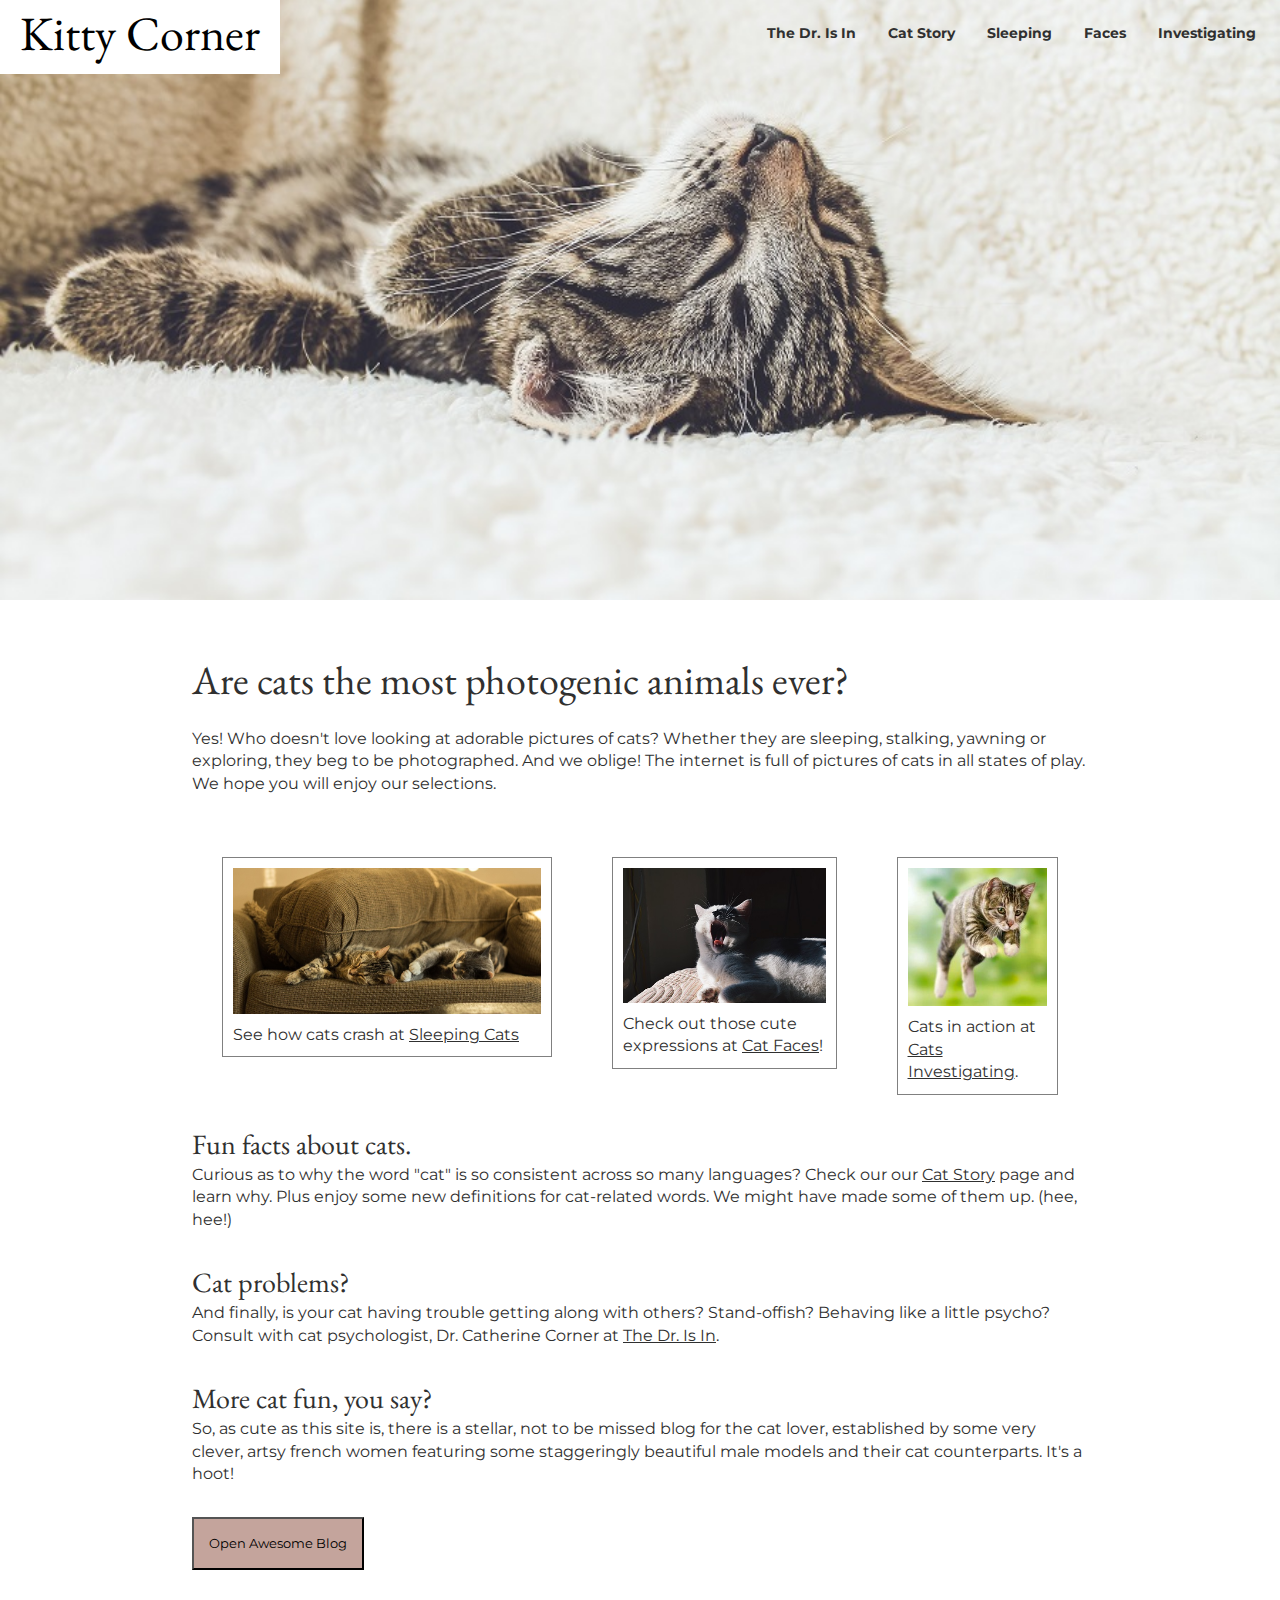
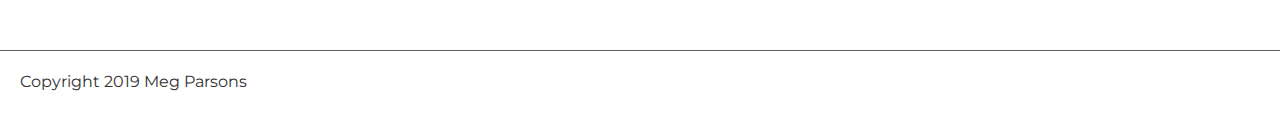
<file: index.html>
<!DOCTYPE html>
<html lang="en">

<head>
    <meta charset="utf-8">
    <meta name="viewport" content="width=device-width, initial-scale=1.0">
    <title>Kitty Corner</title>
    <link rel="stylesheet" type="text/css" href="./style/main.css">
    <link rel="preconnect" href="https://fonts.gstatic.com">
    <link href="https://fonts.googleapis.com/css2?family=EB+Garamond:ital,wght@0,400;0,600;1,400&family=Montserrat:wght@400;600;700&display=swap" rel="stylesheet">
       <script src="./scripts/window.js"></script>
</head>

<body>
    <header class="billboard" id="img-7">
        <!--nav-bar -->
        <nav class="navbar">
            <div class="logo"><a href="#">Kitty Corner</a></div>
            <button aria-expanded="false" aria-haspopup="true" aria-controls="menu" class="toggle-menu-btn">
                <svg aria-hidden="true" focusable="false" class="hamburger" viewBox="0 0 100 80" width="40" height="40">
                    <rect width="100" height="12" rx="8"></rect>
                    <rect y="30" width="100" height="12" rx="8"></rect>
                    <rect y="60" width="100" height="12" rx="8"></rect>
                </svg>
                 <span class="screen-reader" >Menu</span>
            </button>
            <div class="nav-links">
                <ul>
                    <li> <a href="./views/doctor.html">The Dr. Is In</a></li>
                    <li> <a href="./views/cat-facts.html">Cat Story</a></li>
                    <li> <a href="./views/cats-sleeping.html">Sleeping</a></li>
                    <li> <a href="./views/cats-faces.html">Faces</a></li>
                    <li> <a href="./views/cats-active.html">Investigating</a></li>
    
                </ul>
            </div>
        </nav>
    </header >

    <main id="main-container">
        <div class="main-copy">
            <h1>Are cats the most photogenic animals ever?</h1>
            <p>Yes! Who doesn't love looking at adorable pictures of cats? Whether they are sleeping, stalking, yawning
                or exploring, they beg to be photographed. And we oblige! The internet is full of pictures of cats in
                all states of play. We hope you will enjoy our selections. </p>

        </div>

        <div class="flex-container">
            <div class="img-wrapper">
                <img class="img-item" src="./images/home-aleesha-wood-493899.jpg" alt="cat sleeping on a couch"/>
                <p class="caption">See how cats crash at <a href="./views/cats-sleeping.html">Sleeping Cats</a></p>
            </div>

            <div class="img-wrapper">
                <img class="img-item" src="./images/home-asique-alam-69936.jpg" alt="cat making a scary face" />
                <p class="caption">Check out those cute expressions at <a href="./views/cats-faces.html">Cat Faces</a>!</p>
            </div>

            <div class="img-wrapper">
                <img class="img-item" src="./images/home-cat-leaping.jpg" alt="cat leaping through the air" />
                <p class="caption">Cats in action at <a href="./views/cats-active.html">Cats Investigating</a>.</p>
            </div>
        </div>

        <div>
            <h2>Fun facts about cats.</h2>
            <p>Curious as to why the word "cat" is so consistent across so many languages? Check our our
                <a href="./views/cat-facts.html">Cat Story</a> page and learn why. Plus enjoy some new definitions for
                cat-related words. We might have made some of
                them up. (hee, hee!)</p>
            <h2>Cat problems?</h2>
            <p>And finally, is your cat having trouble getting along with others? Stand-offish? Behaving like a little
                psycho? Consult with cat psychologist, Dr. Catherine Corner at <a href="./views/doctor.html">The Dr. Is
                    In</a>.</p>
            <h2>More cat fun, you say?</h2>
            <p>So, as cute as this site is, there is a stellar, not to be missed blog for the cat lover, established by
                some very clever, artsy french women featuring some staggeringly beautiful male models and their cat
                counterparts. It's a hoot!</p>
            <div>
                <button class="blog-button" type="button" onclick="newWindow()">Open Awesome Blog</button>
            </div>
        </div>
    </main>
    <footer>Copyright 2019 Meg Parsons</footer>
    <script src="./scripts/nav-toggle.js"></script>

</body>

</html>
</file>
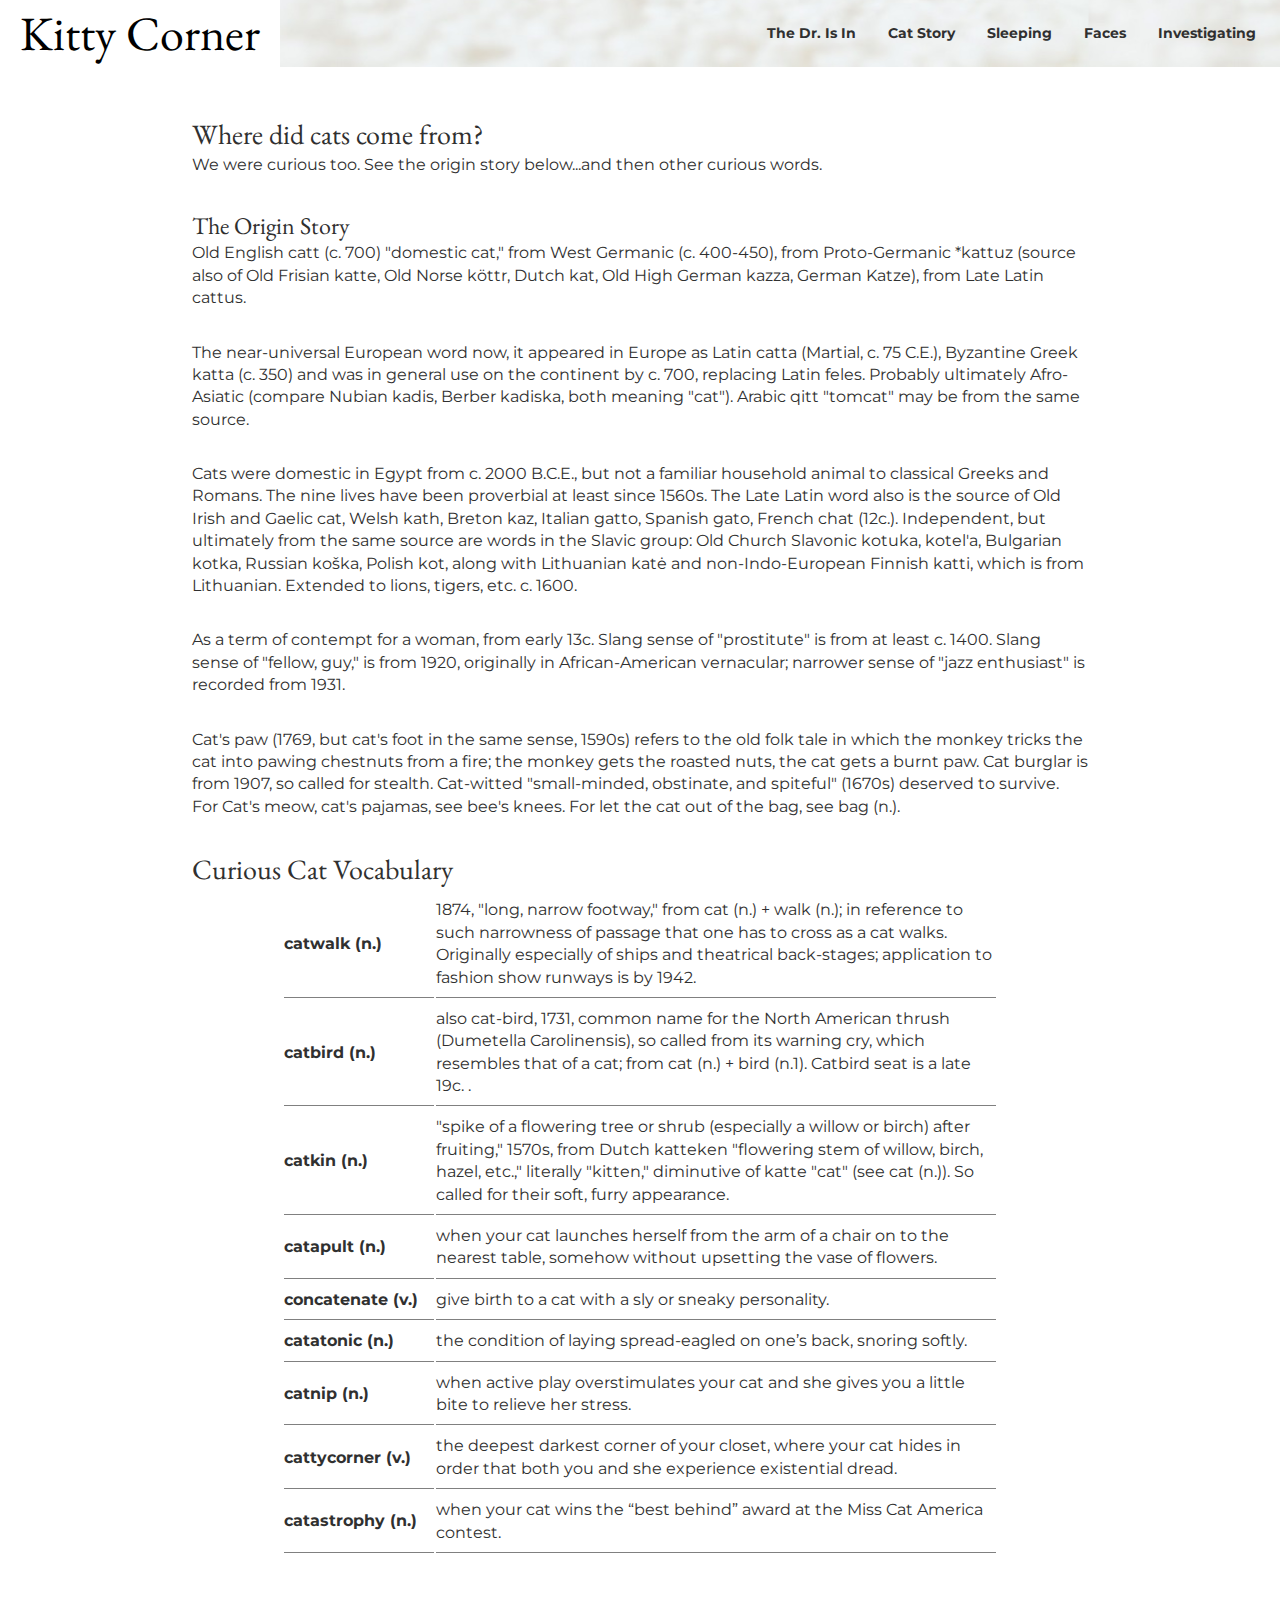
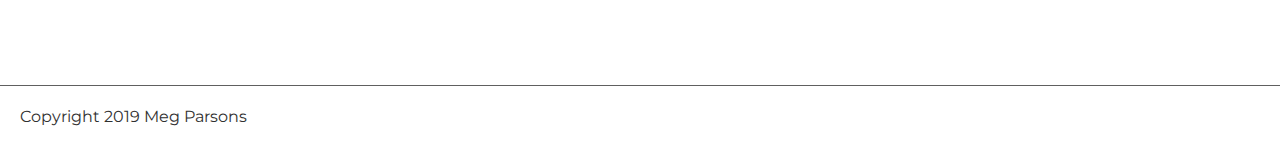
<file: views/cat-facts.html>
<!DOCTYPE html>
<html>

<head>
    <meta charset="utf-8">
    <meta name="viewport" content="width=device-width, initial-scale=1.0">
    <title>Cat Facts</title>
    <link rel="stylesheet" type="text/css" href="../style/main.css">
    <link rel="preconnect" href="https://fonts.gstatic.com">
    <link href="https://fonts.googleapis.com/css2?family=EB+Garamond:ital,wght@0,400;0,600;1,400&family=Montserrat:wght@400;600;700&display=swap" rel="stylesheet">
    <script src="https://code.jquery.com/jquery-1.12.4.min.js"></script>
    <script src="../scripts/hover-pix.js"></script>

    <style>
        .highlight {
            border: 10px solid gray;
        }
    </style>

</head>

<body>
    <header id="header">

        <!--nav-bar -->
        <nav class="navbar">
            <div class="logo"><a href="../index.html">Kitty Corner</a></div>
            <button aria-expanded="false" aria-haspopup="true" aria-controls="menu" class="toggle-menu-btn">
                <svg aria-hidden="true" focusable="false" class="hamburger" viewBox="0 0 100 80" width="40" height="40">
                    <rect width="100" height="12" rx="8"></rect>
                    <rect y="30" width="100" height="12" rx="8"></rect>
                    <rect y="60" width="100" height="12" rx="8"></rect>
                </svg>
                 <span class="screen-reader" >Menu</span>
            </button>
            <div class="nav-links">
                <ul role="menu">
                    <li role="none"> <a role="menu-item" href="doctor.html">The Dr. Is In</a></li>
                    <li role="none"> <a role="menu-item" href="#">Cat Story</a></li>
                    <li role="none"> <a role="menu-item" href="cats-sleeping.html">Sleeping</a></li>
                    <li role="none"> <a role="menu-item" href="cats-faces.html">Faces</a></li>
                    <li role="none"> <a role="menu-item" href="cats-active.html">Investigating</a></li>
    
                </ul>
            </div>
        </nav>
    </header >
    <main id="main-container">
        <h2>Where did cats come from?</h2>
        <p>We were curious too. See the origin story below...and then other curious words.
        </p>
        <h3> The Origin Story</h3>
        <p>Old English catt (c. 700) "domestic cat," from West Germanic (c. 400-450), from Proto-Germanic *kattuz
            (source also of Old Frisian katte, Old Norse köttr, Dutch kat, Old High German kazza, German Katze), from
            Late Latin cattus.</p>
        <p>
            The near-universal European word now, it appeared in Europe as Latin catta (Martial, c. 75 C.E.), Byzantine
            Greek katta (c. 350) and was in general use on the continent by c. 700, replacing Latin feles. Probably
            ultimately Afro-Asiatic (compare Nubian kadis, Berber kadiska, both meaning "cat"). Arabic qitt "tomcat"
            may be from the same source.</p>
        <p>Cats were domestic in Egypt from c. 2000 B.C.E., but not a familiar
            household
            animal to classical Greeks and Romans. The nine lives have been proverbial at least since 1560s.
            The Late Latin word also is the source of Old Irish and Gaelic cat, Welsh kath, Breton kaz, Italian gatto,
            Spanish gato, French chat (12c.). Independent, but ultimately from the same source are words in the Slavic
            group: Old Church Slavonic kotuka, kotel'a, Bulgarian kotka, Russian koška, Polish kot, along with
            Lithuanian katė and non-Indo-European Finnish katti, which is from Lithuanian.
            Extended to lions, tigers, etc. c. 1600.</p>
            <p> As a term of contempt for a woman, from early 13c. Slang sense of
            "prostitute" is from at least c. 1400. Slang sense of "fellow, guy," is from 1920, originally in
            African-American vernacular; narrower sense of "jazz enthusiast" is recorded from 1931.</p>
            <p>
            Cat's paw (1769, but cat's foot in the same sense, 1590s) refers to the old folk tale in which the monkey
            tricks the cat into pawing chestnuts from a fire; the monkey gets the roasted nuts, the cat gets a burnt
            paw. Cat burglar is from 1907, so called for stealth. Cat-witted "small-minded, obstinate, and spiteful"
            (1670s) deserved to survive. For Cat's meow, cat's pajamas, see bee's knees. For let the cat out of the
            bag, see bag (n.).</p>
        <table role="region" aria-labelledby="region2">
            <h2 id="region2">Curious Cat Vocabulary</h2>
            <tbody>
                <tr>
                    <td class="narrow"><strong>catwalk (n.)</strong></td>
                    <td class="wide">1874, "long, narrow footway," from cat (n.) + walk (n.); in reference to such
                        narrowness of
                        passage that one has to cross as a cat walks. Originally especially of ships and theatrical
                        back-stages; application to fashion show runways is by 1942.
                    </td>
                </tr>
                <tr>
                    <td class="narrow"><strong>catbird (n.)</strong></td>
                    <td class="wide">also cat-bird, 1731, common name for the North American thrush (Dumetella
                        Carolinensis), so
                        called from its warning cry, which resembles that of a cat; from cat (n.) + bird (n.1). Catbird
                        seat is a late 19c. .
                    </td>
                </tr>
                <tr>
                    <td class="narrow"><strong>catkin (n.)</strong></td>
                    <td class="wide">"spike of a flowering tree or shrub (especially a willow or birch) after
                        fruiting," 1570s, from
                        Dutch katteken "flowering stem of willow, birch, hazel, etc.," literally "kitten," diminutive
                        of katte "cat" (see cat (n.)). So called for their soft, furry appearance.
                    </td>
                </tr>
                <tr>
                    <td class="narrow"><strong>catapult (n.)</strong></td>
                    <td class="wide">when your cat launches herself from the arm of a chair on to the nearest table,
                        somehow without upsetting the vase of flowers.
                    </td>
                </tr>
                <tr>
                    <td class="narrow"><strong>concatenate (v.)</strong></td>
                    <td class="wide">give birth to a cat with a sly or sneaky personality.
                    </td>
                </tr>
                <tr>
                    <td class="narrow"><strong>catatonic (n.)</strong></td>
                    <td class="wide">the condition of laying spread-eagled on one’s back, snoring softly.
                    </td>
                </tr>
                <tr>
                    <td class="narrow"><strong>catnip  (n.)</strong></td>
                    <td class="wide">when active play overstimulates your cat and she gives you a little 
                        bite to relieve her stress.
                    </td>
                </tr>
                <tr>
                    <td class="narrow"><strong>cattycorner (v.)</strong></td>
                    <td class="wide">the deepest darkest corner of your closet, where your cat hides in 
                        order that both you and she experience existential dread.
                    </td>
                </tr>
                <tr>
                    <td class="narrow"><strong>catastrophy (n.)</strong></td>
                    <td class="wide">when your cat wins the “best behind” award at the Miss Cat America contest.
                    </td>
                </tr>
            </tbody>
        </table>

    </main>
    <script src="../scripts/nav-toggle.js"></script>

    <footer>Copyright 2019 Meg Parsons</footer>

</body>

</html>
</file>
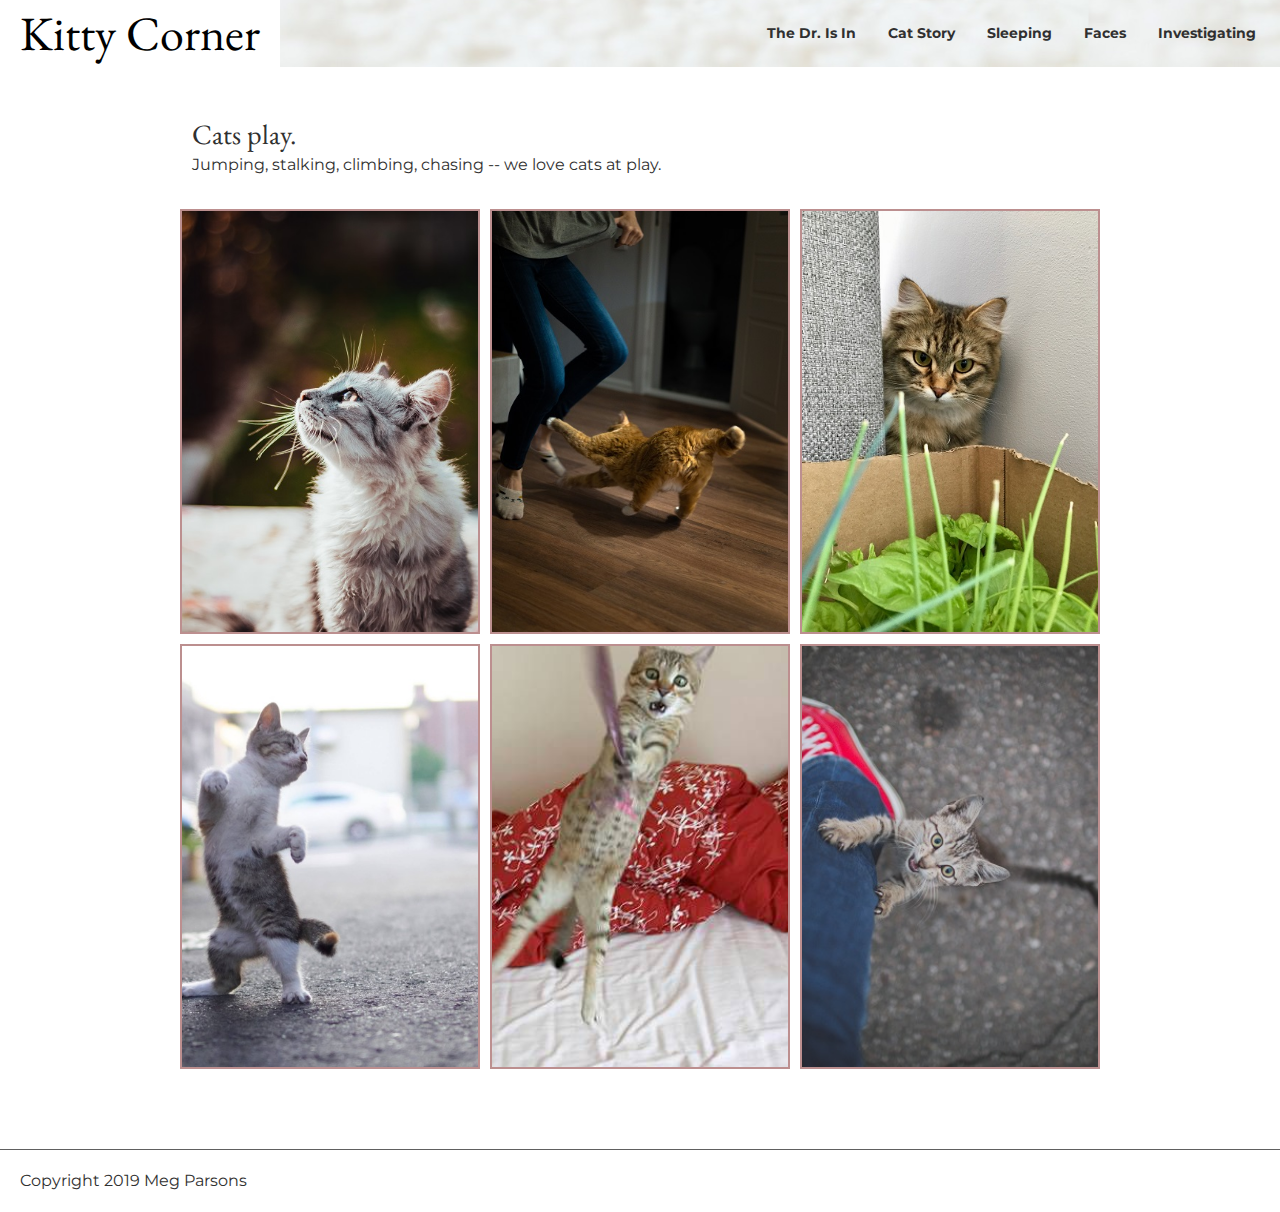
<file: views/cats-active.html>
<!DOCTYPE html>
<html>

<head>
    <meta charset="utf-8">
    <meta name="viewport" content="width=device-width, initial-scale=1.0">
    <title>Cats Investigating</title>
    <link rel="stylesheet" type="text/css" href="../style/main.css">
    <link rel="preconnect" href="https://fonts.gstatic.com">
    <link href="https://fonts.googleapis.com/css2?family=EB+Garamond:ital,wght@0,400;0,600;1,400&family=Montserrat:wght@400;600;700&display=swap" rel="stylesheet">
    <script src="https://code.jquery.com/jquery-1.12.4.min.js"></script>
    <script src="../scripts/hover-pix.js"></script>


    <style>
    .highlight {
        border: 10px solid gray;
        transform: scale(2);
        transition: ease-in-out .5s;
    }
    </style>

</head>

<body>
    <header id="header">

        <nav class="navbar">
            <div class="logo"><a href="../index.html">Kitty Corner</a></div>
            <button aria-expanded="false" aria-haspopup="true" aria-controls="menu" class="toggle-menu-btn">
                <svg aria-hidden="true" focusable="false" class="hamburger" viewBox="0 0 100 80" width="40" height="40">
                    <rect width="100" height="12" rx="8"></rect>
                    <rect y="30" width="100" height="12" rx="8"></rect>
                    <rect y="60" width="100" height="12" rx="8"></rect>
                </svg>
                 <span class="screen-reader" >Menu</span>
            </button>
            <div class="nav-links">
                <ul role="menu">
                    <li role="none"> <a role="menu-item" href="doctor.html">The Dr. Is In</a></li>
                    <li role="none"> <a role="menu-item" href="cat-facts.html">Cat Story</a></li>
                    <li role="none"> <a role="menu-item" href="cats-sleeping.html">Sleeping</a></li>
                    <li role="none"> <a role="menu-item" href="cats-faces.html">Faces</a></li>
                    <li role="none"> <a role="menu-item" href="#">Investigating</a></li>
    
                </ul>
            </div>
        </nav>
    </header>

    <main id="main-container">
        <h2>Cats play.</h2>
        <p>Jumping, stalking, climbing, chasing -- we love cats at play.</p>
        <section class="gallery-container">
            <img src="../images/active-adelin-grigorescu-1350162.jpg" class="gallery-item-tall" alt="cat staring intently" />
            <img src="../images/active-gogolev-aleksandr-1119827.jpg" class="gallery-item-tall" alt="cat attacking person's feet" />
            <img src="../images/active-philippe-gagne-470601.jpg" class="gallery-item-tall" alt="cat strign at box of plants" />
            <img src="../images/active-hisakata-hiroyuki-captures-photos-of-ninja-cats.jpg" class="gallery-item-tall" alt="cat standing on hind legs" />
            <img src="../images/active-jump-play-kitty.jpg.638x0_q80_crop-smart.jpg" class="gallery-item-tall" alt="cat swinging from rope, looking alarmed" />
            <img src="../images/active-ramiz-dedakovic-1331862.jpg" class="gallery-item-tall" alt="cat climbing up pant leg" />
        </section>
    </main>
    <script src="../scripts/nav-toggle.js"></script>

    <footer>Copyright 2019 Meg Parsons</footer>

</body>

</html>
</file>
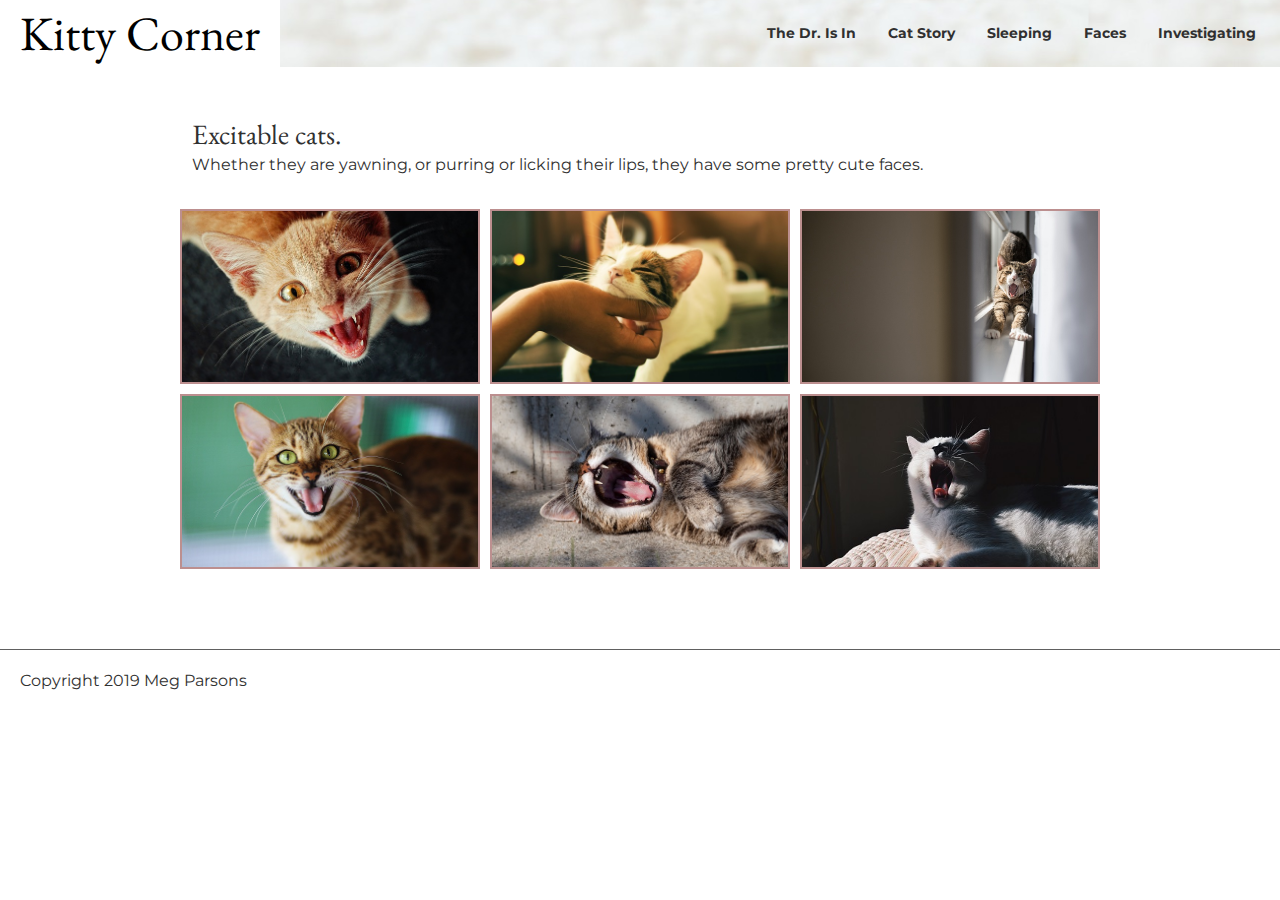
<file: views/cats-faces.html>
<!DOCTYPE html>
<html>

<head>
    <meta charset="utf-8">
    <meta name="viewport" content="width=device-width, initial-scale=1.0">
    <title>Kitty Faces</title>
    <link rel="stylesheet" type="text/css" href="../style/main.css">
    <link rel="preconnect" href="https://fonts.gstatic.com">
    <link href="https://fonts.googleapis.com/css2?family=EB+Garamond:ital,wght@0,400;0,600;1,400&family=Montserrat:wght@400;600;700&display=swap" rel="stylesheet">
    <script src="https://code.jquery.com/jquery-1.12.4.min.js"></script>
    <script src="../scripts/hover-pix.js"></script>


    <style>
    .highlight {
        border: 10px solid gray;
        transform: scale(2);
        transition: ease-in-out .5s;
    }
    </style>

</head>

<body>
    <header id="header">

        <!--nav-bar -->
        <nav class="navbar">
            <div class="logo"><a href="../index.html">Kitty Corner</a></div>
            <button aria-expanded="false" aria-haspopup="true" aria-controls="menu" class="toggle-menu-btn">
                <svg aria-hidden="true" focusable="false" class="hamburger" viewBox="0 0 100 80" width="40" height="40">
                    <rect width="100" height="12" rx="8"></rect>
                    <rect y="30" width="100" height="12" rx="8"></rect>
                    <rect y="60" width="100" height="12" rx="8"></rect>
                </svg>
                 <span class="screen-reader" >Menu</span>
            </button>
            <div class="nav-links">
                <ul role="menu">
                    <li role="none"> <a role="menu-item" href="doctor.html">The Dr. Is In</a></li>
                    <li role="none"> <a role="menu-item" href="cat-facts.html">Cat Story</a></li>
                    <li role="none"> <a role="menu-item" href="cats-sleeping.html">Sleeping</a></li>
                    <li role="none"> <a role="menu-item" href="#">Faces</a></li>
                    <li role="none"> <a role="menu-item" href="cats-active.html">Investigating</a></li>
    
                </ul>
            </div>
        </nav>
    </header>
    <main id="main-container">
        <h2>Excitable cats.</h2>
        <p>Whether they are yawning, or purring or licking their lips, they
            have some pretty cute faces.</p>
        <section class="gallery-container">
            <img src="../images/face-makhmutova-dina-383607-unsplash.jpg" class="gallery-item" alt="cat smiling"/>
            <img src="../images/face-yerlin-matu-481826-unsplash.jpg" class="gallery-item" alt="cat blissed out"/>
            <img src="../images/face-kasey-mccoy-755921-unsplash.jpg" class="gallery-item" alt="cat afraid"/>
            <img src="../images/face-kim-davies-528680-unsplash.jpg" class="gallery-item" alt="cat laughing"/>
            <img src="../images/face-martina-misar-tummeltshammer-103131-unsplash.jpg" class="gallery-item" alt="cat yawning"/>
            <img src="../images/home-asique-alam-69936.jpg" class="gallery-item" alt="cat yowling"/>
        </section>
    </main>
    <script src="../scripts/nav-toggle.js"></script>

    <footer>Copyright 2019 Meg Parsons</footer>

</body>

</html>
</file>
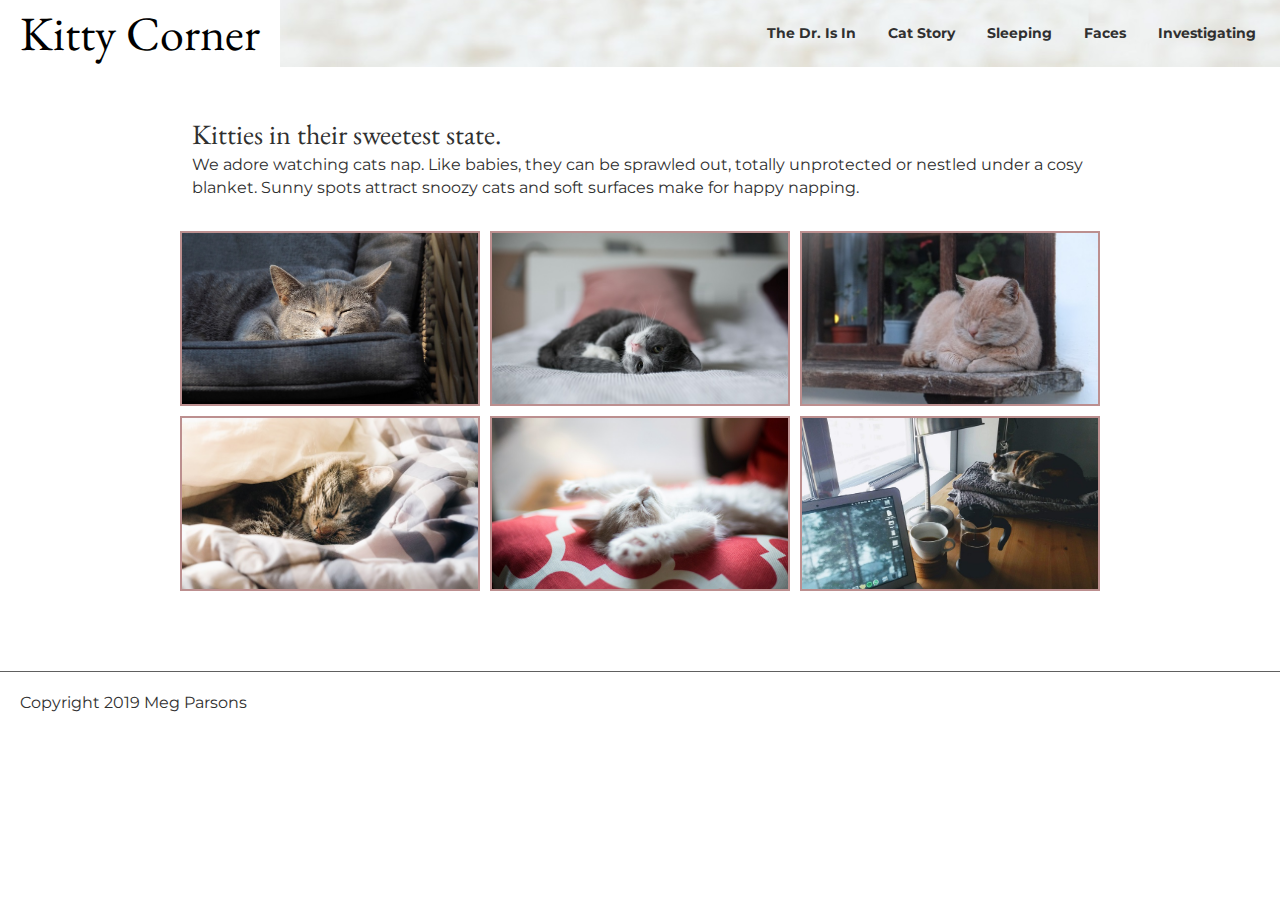
<file: views/cats-sleeping.html>
<!DOCTYPE html>
<html>

<head>
    <meta charset="utf-8">
    <meta name="viewport" content="width=device-width, initial-scale=1.0">
    <title>Sleeping Cats</title>
    <link rel="stylesheet" type="text/css" href="../style/main.css">
    <link rel="preconnect" href="https://fonts.gstatic.com">
    <link href="https://fonts.googleapis.com/css2?family=EB+Garamond:ital,wght@0,400;0,600;1,400&family=Montserrat:wght@400;600;700&display=swap" rel="stylesheet">
    <script src="https://code.jquery.com/jquery-1.12.4.min.js"></script>
    <script src="../scripts/hover-pix.js"></script>


    <style>
        .highlight {
            border: 10px solid gray;
            transform: scale(2);
            transition: ease-in-out .5s;
        }
        </style>

</head>

<body>
    <header id="header">

        <!--nav-bar -->
        <nav class="navbar">
            <div class="logo"><a href="../index.html">Kitty Corner</a></div>
            <button aria-expanded="false" aria-haspopup="true" aria-controls="menu" class="toggle-menu-btn">
                <svg aria-hidden="true" focusable="false" class="hamburger" viewBox="0 0 100 80" width="40" height="40">
                    <rect width="100" height="12" rx="8"></rect>
                    <rect y="30" width="100" height="12" rx="8"></rect>
                    <rect y="60" width="100" height="12" rx="8"></rect>
                </svg>
                 <span class="screen-reader" >Menu</span>
            </button>
            <div class="nav-links">
                <ul role="menu">
                    <li role="none"> <a role="menu-item" href="doctor.html">The Dr. Is In</a></li>
                    <li role="none"> <a role="menu-item" href="cat-facts.html">Cat Story</a></li>
                    <li role="none"> <a role="menu-item" href="#">Sleeping</a></li>
                    <li role="none"> <a role="menu-item" href="cats-faces.html">Faces</a></li>
                    <li role="none"> <a role="menu-item" href="cats-active.html">Investigating</a></li>
    
                </ul>
            </div>
        </nav>
    </header>
    <main id="main-container">
        <h2>Kitties in their sweetest state.</h2>
        <p>We adore watching cats nap. Like babies, they can be sprawled out, totally unprotected or nestled under a
            cosy blanket. Sunny spots attract snoozy cats and soft surfaces make for happy napping.</p>
        <section class="gallery-container">
            <img class="gallery-item" src="../images/sleep-joop-vd-schaaf-1337213.jpg" alt="cat asleep on couch"/>
            <img class="gallery-item" src="../images/sleep-nine-kopfer-488433.jpg" alt="kitten curled up on bed"/>
            <img class="gallery-item" src="../images/sleep-yanko-peyankov-3539.jpg" alt="cat asleep on window sill"/>
            <img class="gallery-item" src="../images/sleep-zhan-zhang-1402682.jpg" alt="cat under blanket"/>
            <img class="gallery-item" src="../images/sleep-jonathan-fink-294000.jpg" alt="cat asleep face up, splayed"/>
            <img class="gallery-item" src="../images/sleep-ioana-tabarcea-1131016.jpg" alt="cat sleeping on desk"/>
        </section>
    </main>
    <script src="../scripts/nav-toggle.js"></script>

    <footer>Copyright 2019 Meg Parsons</footer>

</body>

</html>
</file>
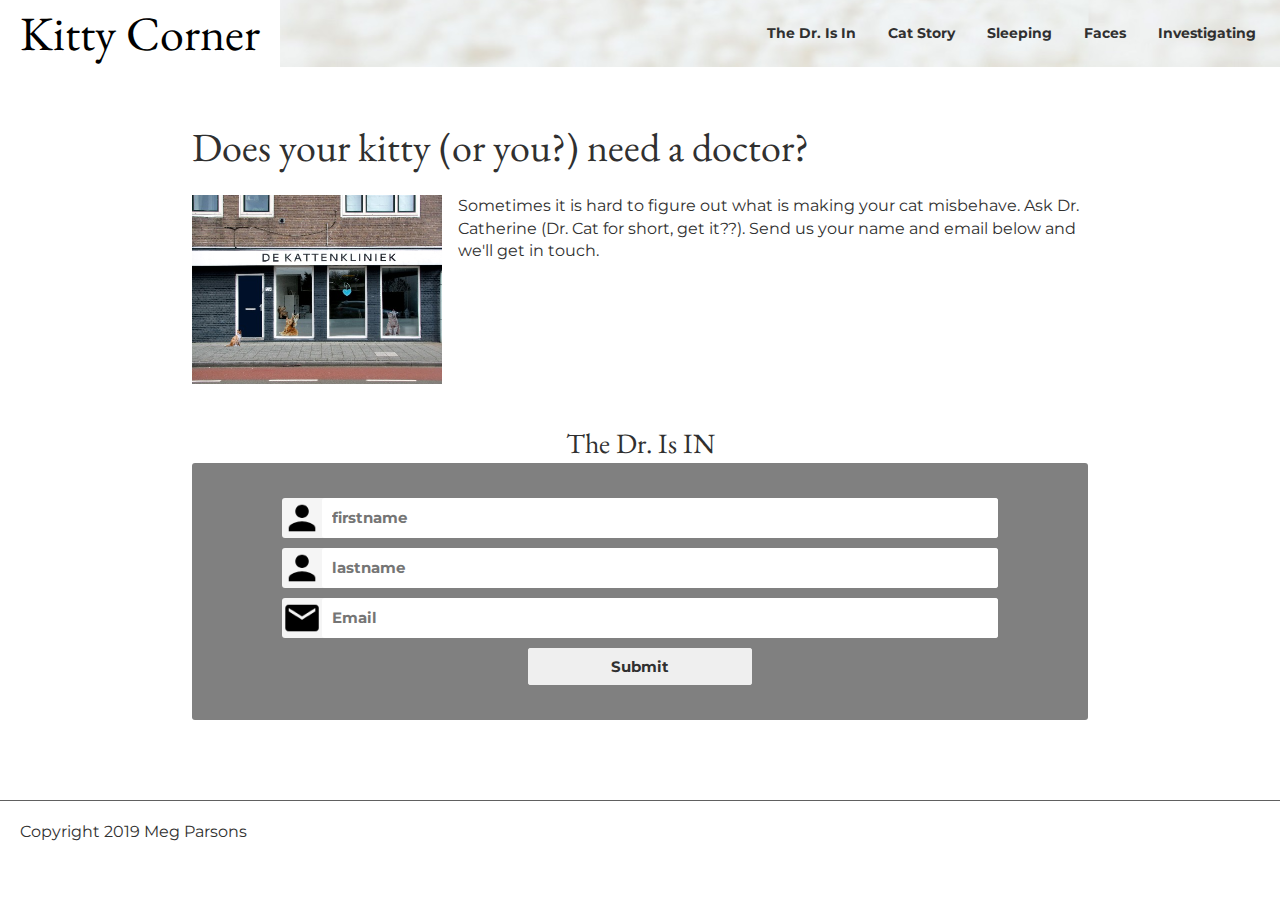
<file: views/doctor.html>
<!DOCTYPE html>
<html lang="en">

<head>
    <meta charset="utf-8">
    <meta name="viewport" content="width=device-width, initial-scale=1.0">
    <title>Cat Doc</title>
    <link rel="stylesheet" type="text/css" href="../style/main.css">
    <link rel="preconnect" href="https://fonts.gstatic.com">
    <link href="https://fonts.googleapis.com/css2?family=EB+Garamond:ital,wght@0,400;0,600;1,400&family=Montserrat:wght@400;600;700&display=swap" rel="stylesheet">
    <script src="https://code.jquery.com/jquery-1.12.4.min.js"></script>



    <style>
        .highlight {
            border: 10px solid gray;
        }
    </style>

</head>

<header id="header">
    <!--nav-bar -->
    <nav class="navbar">
        <div class="logo"><a href="../index.html">Kitty Corner</a></div>
        <button aria-expanded="false" aria-haspopup="true" aria-controls="menu" class="toggle-menu-btn">
            <svg aria-hidden="true" focusable="false" class="hamburger" viewBox="0 0 100 80" width="40" height="40">
                <rect width="100" height="12" rx="8"></rect>
                <rect y="30" width="100" height="12" rx="8"></rect>
                <rect y="60" width="100" height="12" rx="8"></rect>
            </svg>
             <span class="screen-reader" >Menu</span>
        </button>

        <div class="nav-links">
            <ul role="menu">
                <li role="none"> <a role="menu-item" href="#">The Dr. Is In</a></li>
                <li role="none"> <a role="menu-item" href="cat-facts.html">Cat Story</a></li>
                <li role="none"> <a role="menu-item" href="cats-sleeping.html">Sleeping</a></li>
                <li role="none"> <a role="menu-item" href="cats-faces.html">Faces</a></li>
                <li role="none"> <a role="menu-item" href="cats-active.html">Investigating</a></li>

            </ul>
        </div>
    </nav>
</header >

 
    <main id="main-container">

        <h1> Does your kitty (or you?) need a doctor?</h1>
        <div class="half-screen">
            <img class="clinic-img" src="../images/cat-clinic.jpg" alt="storefront of a cat clinic"/>
            <p> Sometimes it is hard to figure out what is making your cat misbehave. 
                Ask Dr. Catherine (Dr. Cat for short,
                get it??). Send us your name and email below and we'll get in touch.</p>
        </div>

        <!-- Dr. Is IN Form  @todo add labels, replace images with svgs -->
        <div class="form_container">
            <h2>The Dr. Is IN</h2>
            <form class="form" method="post" action="re" id="form">
                <div class="field_container">
                    <img src="../images/person.png" alt=""/>
                    <input type="text" aria-label="first name" id="firstname" placeholder="firstname" pattern="^[a-zA-Z_.-]*$[a-zA-Z_.-]*$"
                        required />
                </div>
                <div class="field_container">
                    <img src="../images/person.png" alt=""/>
                    <input type="text" aria-label="last name" id="lastname" placeholder="lastname" pattern="^[a-zA-Z_.-]*$[a-zA-Z_.-]*$"
                        required />
                </div> 
                <div class="field_container">
                    <img src="../images/email-icon.png" alt="" />
                    <input type="email" aria-label="email" id="email" value="" placeholder="Email" required />
                </div>
                <div class="button_container">
                    <input aria-label="submit" type="submit" value="Submit" />
                </div>
            </form>
        </div>
                            <div id="feedback"></div>

    </main>

    <script src="../scripts/regex.js"></script>
    <script src="../scripts/nav-toggle.js"></script>

    <footer>Copyright 2019 Meg Parsons</footer>

</body>

</html>
</file>
<file: style/main.css>
/*************** General **************************/
* {
  box-sizing: border-box;
  color: #303030;
  font-family: 'Montserrat', sans-serif;
  line-height: 1.4;
	margin: 0px;
  padding: 0;
}

/************* Text  **********/
h1 {
	font-family: 'EB Garamond', serif;
	font-size: 2rem;
	font-weight: 400;
	line-height: 1.1;
  margin-bottom: 1rem;
}
@media (min-width: 750px) {
	h1 {
			font-size: 2.5rem;
			line-height: 1.6;
	}
}

h2 {
	font-family: 'EB Garamond', serif;
	font-size: 1.75rem;
	font-weight: 400;
}
@media (min-width: 750px) {
	h2 {
			font-size: 2rem;
	}
}

h3 {
	font-family: 'EB Garamond', serif;
	font-size: 1.5rem;
	font-weight: 400;
}
@media (min-width: 750px) {
	h2 {
			font-size: 1.75rem;
  }
}

p{
  padding-bottom: 2rem;
}

/************* Header w/background Image and nav bar **********/

.billboard {
	color: #202020;
	height: 600px;
	width: 100%;
}

#img-7 {
  background: rosybrown url('../images/header-erik-jan-leusink-104677.jpg') center no-repeat;
  background-size: cover;
}
#header {
	background: rosybrown url('../images/background-header.jpg') center;
}
/****************** navigation *************************/   

.navbar {
  display: flex;
  flex-direction: column;
  justify-content: space-between;
  align-items: flex-start;
}

.logo a {
  font-family: 'EB Garamond', serif;
  font-size: 2rem;
  padding: 10px 20px;
  text-decoration: none;
}

.logo a:hover, .logo a:focus {
  background: #fff;
  color: black;
}
.nav-links {
  display: none;
  width: 100%;
}

.nav-links.active {
  display: block;
}

.nav-links ul {
  display: flex;
  flex-direction: column;
  align-items: flex-end;
}

.nav-links ul li {
  list-style-type: none;
  margin-right: 1rem;

}
.nav-links ul li a {
  display: block;
  font-size: .875rem;
  font-weight: 700;
  padding: 0 0 .125rem;
  text-decoration: none;
}

.nav-links ul li a:hover,
.nav-links ul li a:focus {
  background: #fff;
  color: black;
}

.toggle-menu-btn {
  border: none;
  display: flex;
  flex-direction: column;
  justify-content: space-between;
  position: absolute;
  right: 20px;
  top: .5rem;
}
.hamburger {
  background: transparent;
  width: 30px;
  height: 30px;
}
.screen-reader {
  position: absolute;
  width: 1px;
  height: 1px;
  padding: 0;
  margin: -1px;
  overflow: hidden;
  clip: rect(0,0,0,0);
  border: 0;
}
.bar {
  background-color: black;
  border-radius: 30px;
  height: 3px;
  width: 100%;
}
.bar-top.active {
  transform: rotate(45deg) translate(6px, 6px);
}
.bar-bottom.active {
  transform: rotate(-45deg) translate(6px, -5px);
}
.bar-middle.active {
  display: none;
}

/******** nav large screens **************/
@media (min-width: 815px) {
  .logo a {
      font-size: 3rem;
  }

  .toggle-menu-btn {
      display: none;
  }
  .navbar {
      flex-direction: row;
      align-items: center;
  }
  .nav-links {
      display: block;
      width: initial;
  }
  .nav-links ul {
      flex-direction: row;
      justify-content: flex-end;
      margin: 0;
  }
  .nav-links ul li a {
    padding: .25rem .5rem;
  }
}

/*************** content area *****************/
#main-container {
    max-width: 960px;
    margin: auto;
    padding: 2rem 2rem;
}
@media (min-width: 815px) {
  #main-container {
    padding: 3rem 2rem 5rem;
  }
}

/* container for three image boxes */
.flex-container {
    flex-direction: column;
    width: 100%;
    margin: auto;
    display: flex;
    align-items: center;
}
@media (min-width: 750px) {
    .flex-container {
        flex-direction: row;
        align-items: flex-start;
    }
}

.img-wrapper {
    margin: 30px;
    /* min-width: 200px; */
    max-width: 330px;
    height: auto;
    border: 1px solid gray;
}
.img-item {
    width: 100%;
    display: block;
    object-fit: cover;
    padding: 10px;
 }
 .caption {
     padding: 0 10px 10px;
 }

 
 .blog-button {
    padding: 15px;
    background-color: #C4A49C;
    color: black;
}

 footer {
     width: 100%;
     border-top: 1px solid #606060;
     padding: 20px;
 }

 /************* Dr Is IN styling************/
.half-screen {
	display: flex;
  flex-direction: column;
  gap: 1rem;
  overflow: hidden;
}

@media (min-width: 550px) {
  .half-screen {
    flex-direction: row;
    justify-content: space-between;
  }
}

.clinic-img {
  width: 250px;
}

.form_container {
	margin-top: 20px;
	display: flex;
	flex-direction: column;
	align-items: center;
}

@media (min-width: 550px) {
  .form_container {
    margin-top: 40px;
  }
}

.form {
	width: 100%;
	background-color: gray;
	border-radius: 3px;
	padding: 30px 0;
	display: flex;
	flex-direction: column;
	align-items: center;
}

.field_container {
	background-color: whitesmoke;
	border: none;
	display: flex;
	border-radius: 3px;
	width: 80%;
	margin: 5px 0;
}
.field_container img {
	width: 40px;
	height: 40px;
}

.field_container input {
	flex-grow: 1;
	border: none;
	outline: none;
	border-radius: 3px;
	padding-left: 10px;
	font-weight: 700;
	font-size: 15px;
  overflow: hidden;
}
.field_container input:focus, .button_container input:focus{
  outline: orange 4px dashed;
}

.button_container {
	background-color: whitesmoke;
	border: none;
	display: flex;
	border-radius: 3px;
	width: 25%;
	margin: 5px 0;
}
.button_container input {
	flex-grow: 1;
	border: none;
	outline: none;
	border-radius: 3px;
	padding: 8px;
	font-weight: 700;
	font-size: 15px;
}

#username:not(:placeholder-shown):invalid {
	box-shadow: 1px 1px 10px red;
}

input[type="date"]:before {
	content: attr(placeholder)!important;
	color: #aaa;
	margin-right: 0.5em;
  overflow: hidden;
}
input[type="date"]:focus:before,
input[type="date"]:valid:before {
	content: "";
}
.danger {
	box-shadow: 1px 1px 10px red;
	padding: 10px;
	margin: 10px 5px;
}

#feedback {
	position: absolute;
	width: 20%;
	right: 50px;
	top:300px;
	float: right;

}

/***************** Cat Facts  ****************************/

table {
	width: 80%;
	margin: auto;
	padding-bottom: 50px;

}
.narrow {
	width: 150px;
}
td {
	border-bottom: 1px solid gray;
	padding: .5rem 0;
}

/**************** Picture Gallery **********************/
.gallery-container {
  display: flex;
  gap: 10px;
  justify-content: center; 
  align-items: center;
  flex-flow: row wrap;
}
@media (min-width: 960px) {
  .gallery-container {
    display: grid;
    grid-template-columns: repeat(3, 300px);
    grid-gap: 10px;
  }
}

.gallery-item {
  border: 2px solid rosybrown;
  width: 300px;
  height: 175px;
  object-fit: cover;
 }

 .gallery-item-tall {
   border: 2px solid rosybrown;
   width: 300px;
   height: 425px;
   object-fit: cover;
 }



#img-8 {
  background: rosybrown url('../images/active-adelin-grigorescu-1350162.jpg') center no-repeat;
  background-size: cover;
}
#img-9 {
  background: rosybrown url('../images/active-gogolev-aleksandr-1119827.jpg') center no-repeat;
  background-size: cover;
}
#img-10 {
  background: rosybrown url('../images/active-philippe-gagne-470601.jpg') center no-repeat;
  background-size: cover;
}
#img-11 {
  background: rosybrown url('../images/active-hisakata-hiroyuki-captures-photos-of-ninja-cats.jpg') center no-repeat;
  background-size: cover;
}
#img-12 {
  background: rosybrown url('../images/active-jump-play-kitty.jpg.638x0_q80_crop-smart.jpg') center no-repeat;
  background-size: cover;
}
#img-13 {
  background: rosybrown url('../images/active-ramiz-dedakovic-1331862.jpg') center no-repeat;
  background-size: cover;
}
</file>
